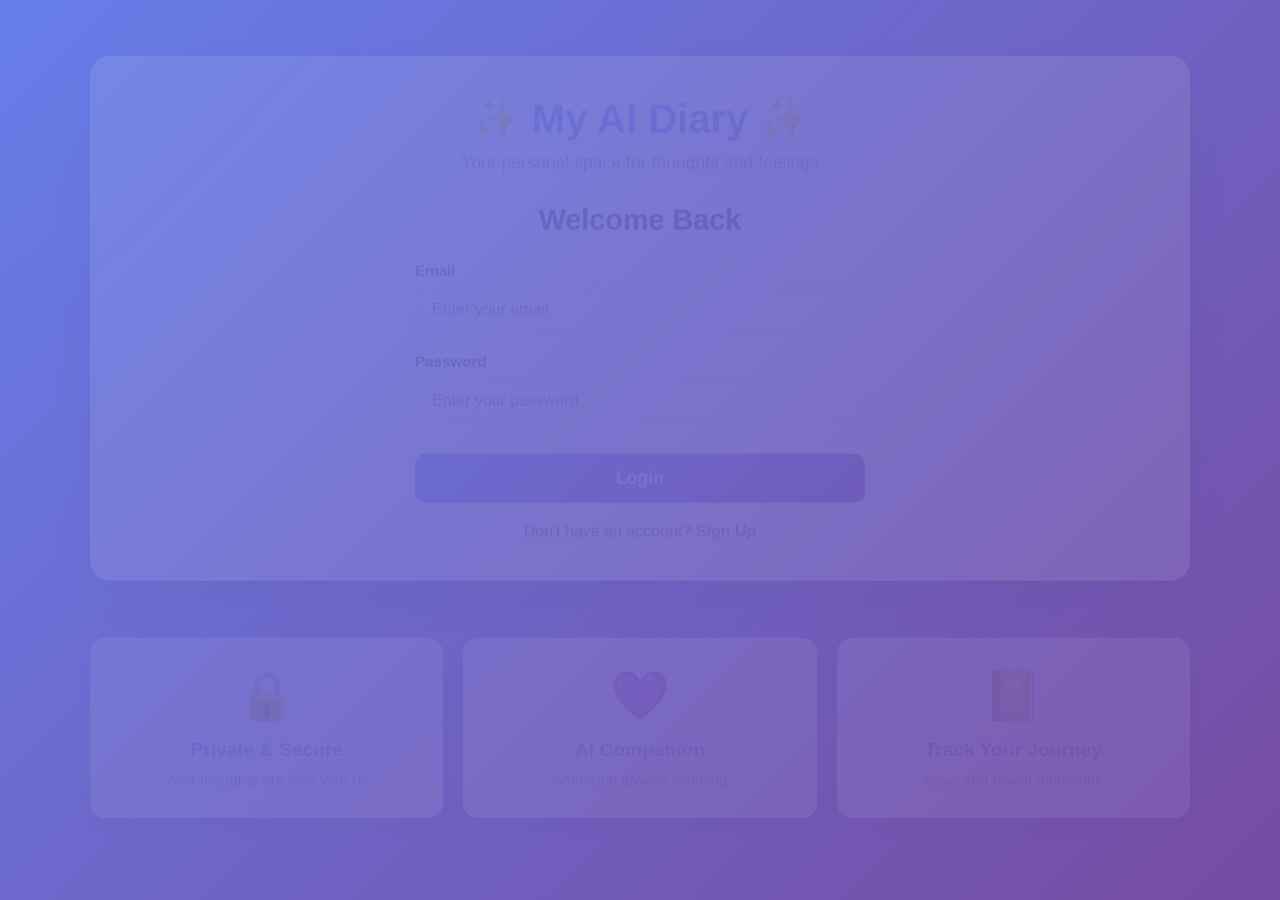
<file: index.html>
<!DOCTYPE html>
<html lang="en">
<head>
    <meta charset="UTF-8">
    <meta name="viewport" content="width=device-width, initial-scale=1.0">
    <title>My AI Diary</title>
    <link rel="stylesheet" href="style.css">
</head>
<body>
    <div class="container">
        <header>
            <h1>✨ My Diary ✨</h1>
            <p>Your safe space to express yourself. Someone is always listening.</p>
            <div class="user-info">
                <span id="userName">Welcome!</span>
                <button class="logout-btn" onclick="handleLogout()">Logout</button>
            </div>
        </header>

        <div class="main-content">
            <div class="card write-section">
                <h2>Write Your Heart Out</h2>
                
                <div class="mood-selector">
                    <label>How are you feeling?</label>
                    <div class="mood-options">
                        <button class="mood-btn" data-mood="😊 Happy">😊 Happy</button>
                        <button class="mood-btn" data-mood="😔 Sad">😔 Sad</button>
                        <button class="mood-btn" data-mood="😰 Anxious">😰 Anxious</button>
                        <button class="mood-btn" data-mood="😌 Calm">😌 Calm</button>
                        <button class="mood-btn" data-mood="😤 Angry">😤 Angry</button>
                        <button class="mood-btn" data-mood="🤔 Thoughtful">🤔 Thoughtful</button>
                    </div>
                </div>

                <textarea id="diaryText" placeholder="Dear Diary...&#10;&#10;What's on your mind today?"></textarea>
                
                <button class="btn" onclick="saveEntry()">Save Entry</button>

                <div class="ai-response" id="aiResponse">
                    <h3>💜 AI Companion</h3>
                    <p id="aiMessage"></p>
                </div>
            </div>

            <div class="card entries-section">
                <h2>Your Journey</h2>
                <div class="entries-list" id="entriesList">
                    <div class="empty-state">
                        <span>📔</span>
                        <p>No entries yet. Start writing!</p>
                    </div>
                </div>
            </div>
        </div>
    </div>

    <script src="script.js"></script>
</body>
</html>
</file>
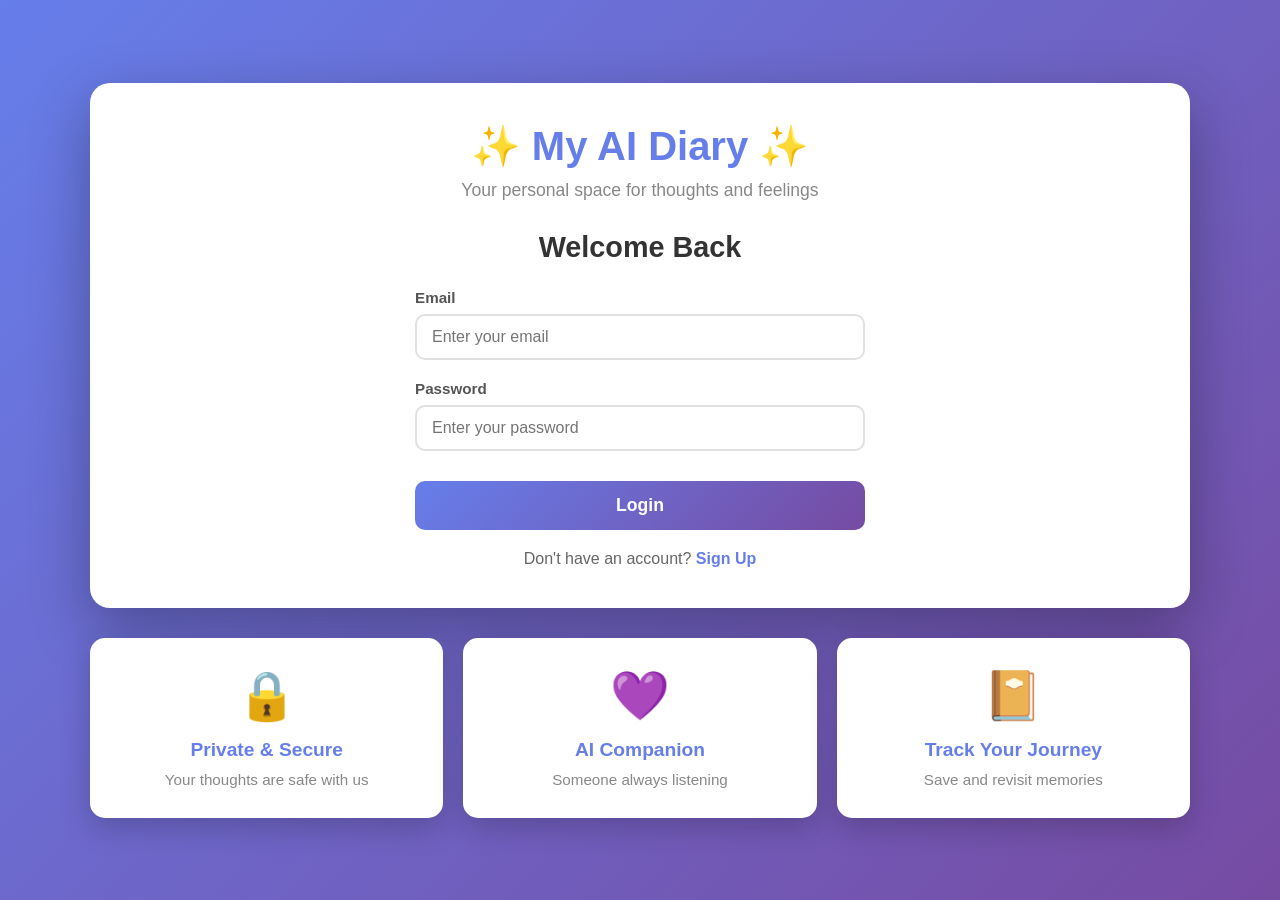
<file: login.html>
<!DOCTYPE html>
<html lang="en">
<head>
    <meta charset="UTF-8">
    <meta name="viewport" content="width=device-width, initial-scale=1.0">
    <title>My AI Diary - Login</title>
    <link rel="stylesheet" href="login-style.css">
</head>
<body>
    <div class="container">
        <div class="form-container">
            <div class="form-header">
                <h1>✨ My AI Diary ✨</h1>
                <p>Your personal space for thoughts and feelings</p>
            </div>

            <!-- Login Form -->
            <div class="form-box" id="loginForm">
                <h2>Welcome Back</h2>
                <form onsubmit="handleLogin(event)">
                    <div class="input-group">
                        <label for="loginEmail">Email</label>
                        <input type="email" id="loginEmail" placeholder="Enter your email" required>
                    </div>
                    <div class="input-group">
                        <label for="loginPassword">Password</label>
                        <input type="password" id="loginPassword" placeholder="Enter your password" required>
                    </div>
                    <button type="submit" class="btn">Login</button>
                </form>
                <p class="switch-form">
                    Don't have an account? 
                    <a href="#" onclick="showSignup()">Sign Up</a>
                </p>
            </div>

            <!-- Signup Form -->
            <div class="form-box hidden" id="signupForm">
                <h2>Create Account</h2>
                <form onsubmit="handleSignup(event)">
                    <div class="input-group">
                        <label for="signupName">Full Name</label>
                        <input type="text" id="signupName" placeholder="Enter your name" required>
                    </div>
                    <div class="input-group">
                        <label for="signupEmail">Email</label>
                        <input type="email" id="signupEmail" placeholder="Enter your email" required>
                    </div>
                    <div class="input-group">
                        <label for="signupPassword">Password</label>
                        <input type="password" id="signupPassword" placeholder="Create a password" required minlength="6">
                    </div>
                    <div class="input-group">
                        <label for="signupConfirmPassword">Confirm Password</label>
                        <input type="password" id="signupConfirmPassword" placeholder="Confirm your password" required minlength="6">
                    </div>
                    <button type="submit" class="btn">Sign Up</button>
                </form>
                <p class="switch-form">
                    Already have an account? 
                    <a href="#" onclick="showLogin()">Login</a>
                </p>
            </div>
        </div>

        <div class="features">
            <div class="feature-item">
                <span class="feature-icon">🔒</span>
                <h3>Private & Secure</h3>
                <p>Your thoughts are safe with us</p>
            </div>
            <div class="feature-item">
                <span class="feature-icon">💜</span>
                <h3>AI Companion</h3>
                <p>Someone always listening</p>
            </div>
            <div class="feature-item">
                <span class="feature-icon">📔</span>
                <h3>Track Your Journey</h3>
                <p>Save and revisit memories</p>
            </div>
        </div>
    </div>

    <script src="login-script.js"></script>
</body>
</html>
</file>
<file: style.css>
* {
    margin: 0;
    padding: 0;
    box-sizing: border-box;
}

body {
    font-family: 'Segoe UI', Tahoma, Geneva, Verdana, sans-serif;
    background: linear-gradient(135deg, #667eea 0%, #764ba2 100%);
    min-height: 100vh;
    padding: 20px;
}

.container {
    max-width: 900px;
    margin: 0 auto;
}

header {
    text-align: center;
    color: white;
    margin-bottom: 30px;
    animation: fadeIn 1s ease-in;
}

header h1 {
    font-size: 2.5em;
    margin-bottom: 10px;
    text-shadow: 2px 2px 4px rgba(0,0,0,0.2);
}

header p {
    font-size: 1.1em;
    opacity: 0.9;
}

.user-info {
    margin-top: 15px;
    display: flex;
    align-items: center;
    justify-content: center;
    gap: 15px;
}

.user-info span {
    font-size: 1em;
    font-weight: 500;
}

.logout-btn {
    background: rgba(255, 255, 255, 0.2);
    color: white;
    border: 2px solid white;
    padding: 8px 20px;
    border-radius: 20px;
    cursor: pointer;
    font-size: 0.9em;
    transition: all 0.3s;
}

.logout-btn:hover {
    background: white;
    color: #667eea;
}

.main-content {
    display: grid;
    grid-template-columns: 1fr 1fr;
    gap: 20px;
    margin-bottom: 30px;
}

.card {
    background: white;
    border-radius: 20px;
    padding: 30px;
    box-shadow: 0 10px 30px rgba(0,0,0,0.2);
    animation: slideUp 0.6s ease-out;
}

.write-section h2 {
    color: #667eea;
    margin-bottom: 20px;
    font-size: 1.5em;
}

.mood-selector {
    margin-bottom: 20px;
}

.mood-selector label {
    display: block;
    margin-bottom: 10px;
    color: #555;
    font-weight: 600;
}

.mood-options {
    display: flex;
    gap: 10px;
    flex-wrap: wrap;
}

.mood-btn {
    padding: 8px 16px;
    border: 2px solid #ddd;
    background: white;
    border-radius: 20px;
    cursor: pointer;
    transition: all 0.3s;
    font-size: 1em;
}

.mood-btn:hover {
    transform: translateY(-2px);
    box-shadow: 0 4px 8px rgba(0,0,0,0.1);
}

.mood-btn.active {
    background: #667eea;
    color: white;
    border-color: #667eea;
}

textarea {
    width: 100%;
    min-height: 200px;
    padding: 15px;
    border: 2px solid #e0e0e0;
    border-radius: 15px;
    font-size: 1em;
    font-family: inherit;
    resize: vertical;
    transition: border-color 0.3s;
}

textarea:focus {
    outline: none;
    border-color: #667eea;
}

.btn {
    background: linear-gradient(135deg, #667eea 0%, #764ba2 100%);
    color: white;
    border: none;
    padding: 12px 30px;
    border-radius: 25px;
    font-size: 1em;
    cursor: pointer;
    margin-top: 15px;
    transition: transform 0.3s, box-shadow 0.3s;
    width: 100%;
}

.btn:hover {
    transform: translateY(-2px);
    box-shadow: 0 6px 20px rgba(102, 126, 234, 0.4);
}

.ai-response {
    background: #f8f9ff;
    border-left: 4px solid #667eea;
    padding: 20px;
    border-radius: 10px;
    margin-top: 20px;
    display: none;
    animation: fadeIn 0.5s ease-in;
}

.ai-response.show {
    display: block;
}

.ai-response h3 {
    color: #667eea;
    margin-bottom: 10px;
    font-size: 1.1em;
}

.ai-response p {
    color: #555;
    line-height: 1.6;
}

.entries-section h2 {
    color: #667eea;
    margin-bottom: 20px;
    font-size: 1.5em;
}

.entries-list {
    max-height: 500px;
    overflow-y: auto;
}

.entry-item {
    background: #f8f9ff;
    padding: 15px;
    border-radius: 10px;
    margin-bottom: 15px;
    border-left: 4px solid #764ba2;
    animation: fadeIn 0.4s ease-in;
}

.entry-header {
    display: flex;
    justify-content: space-between;
    align-items: center;
    margin-bottom: 10px;
}

.entry-date {
    color: #888;
    font-size: 0.9em;
}

.entry-mood {
    padding: 4px 12px;
    border-radius: 15px;
    font-size: 0.85em;
    background: #667eea;
    color: white;
}

.entry-text {
    color: #555;
    line-height: 1.6;
    margin-bottom: 10px;
}

.delete-btn {
    background: #ff6b6b;
    color: white;
    border: none;
    padding: 6px 15px;
    border-radius: 15px;
    cursor: pointer;
    font-size: 0.85em;
    transition: background 0.3s;
}

.delete-btn:hover {
    background: #ff5252;
}

.empty-state {
    text-align: center;
    color: #999;
    padding: 40px;
}

.empty-state span {
    font-size: 3em;
    display: block;
    margin-bottom: 10px;
}

@keyframes fadeIn {
    from { opacity: 0; }
    to { opacity: 1; }
}

@keyframes slideUp {
    from { 
        opacity: 0;
        transform: translateY(30px);
    }
    to { 
        opacity: 1;
        transform: translateY(0);
    }
}

@media (max-width: 768px) {
    .main-content {
        grid-template-columns: 1fr;
    }
    
    header h1 {
        font-size: 2em;
    }
    
    .user-info {
        flex-direction: column;
        gap: 10px;
    }
}
</file>
<file: login-style.css>
* {
    margin: 0;
    padding: 0;
    box-sizing: border-box;
}

body {
    font-family: 'Segoe UI', Tahoma, Geneva, Verdana, sans-serif;
    background: linear-gradient(135deg, #667eea 0%, #764ba2 100%);
    min-height: 100vh;
    display: flex;
    align-items: center;
    justify-content: center;
    padding: 20px;
}

.container {
    max-width: 1100px;
    width: 100%;
}

.form-container {
    background: white;
    border-radius: 20px;
    padding: 40px;
    box-shadow: 0 20px 60px rgba(0,0,0,0.3);
    margin-bottom: 30px;
    animation: slideDown 0.6s ease-out;
}

.form-header {
    text-align: center;
    margin-bottom: 30px;
}

.form-header h1 {
    color: #667eea;
    font-size: 2.5em;
    margin-bottom: 10px;
}

.form-header p {
    color: #888;
    font-size: 1.1em;
}

.form-box {
    max-width: 450px;
    margin: 0 auto;
}

.form-box.hidden {
    display: none;
}

.form-box h2 {
    color: #333;
    margin-bottom: 25px;
    font-size: 1.8em;
    text-align: center;
}

.input-group {
    margin-bottom: 20px;
}

.input-group label {
    display: block;
    color: #555;
    font-weight: 600;
    margin-bottom: 8px;
    font-size: 0.95em;
}

.input-group input {
    width: 100%;
    padding: 12px 15px;
    border: 2px solid #e0e0e0;
    border-radius: 10px;
    font-size: 1em;
    transition: border-color 0.3s;
    font-family: inherit;
}

.input-group input:focus {
    outline: none;
    border-color: #667eea;
}

.btn {
    width: 100%;
    background: linear-gradient(135deg, #667eea 0%, #764ba2 100%);
    color: white;
    border: none;
    padding: 14px;
    border-radius: 10px;
    font-size: 1.1em;
    font-weight: 600;
    cursor: pointer;
    margin-top: 10px;
    transition: transform 0.3s, box-shadow 0.3s;
}

.btn:hover {
    transform: translateY(-2px);
    box-shadow: 0 8px 20px rgba(102, 126, 234, 0.4);
}

.switch-form {
    text-align: center;
    margin-top: 20px;
    color: #666;
}

.switch-form a {
    color: #667eea;
    text-decoration: none;
    font-weight: 600;
    transition: color 0.3s;
}

.switch-form a:hover {
    color: #764ba2;
}

.features {
    display: grid;
    grid-template-columns: repeat(3, 1fr);
    gap: 20px;
    margin-top: 30px;
}

.feature-item {
    background: white;
    padding: 30px 20px;
    border-radius: 15px;
    text-align: center;
    box-shadow: 0 10px 30px rgba(0,0,0,0.2);
    transition: transform 0.3s;
    animation: fadeIn 0.8s ease-out;
}

.feature-item:hover {
    transform: translateY(-5px);
}

.feature-icon {
    font-size: 3em;
    display: block;
    margin-bottom: 15px;
}

.feature-item h3 {
    color: #667eea;
    margin-bottom: 10px;
    font-size: 1.2em;
}

.feature-item p {
    color: #888;
    font-size: 0.95em;
}

@keyframes slideDown {
    from {
        opacity: 0;
        transform: translateY(-30px);
    }
    to {
        opacity: 1;
        transform: translateY(0);
    }
}

@keyframes fadeIn {
    from {
        opacity: 0;
    }
    to {
        opacity: 1;
    }
}

@media (max-width: 768px) {
    .form-container {
        padding: 30px 20px;
    }

    .form-header h1 {
        font-size: 2em;
    }

    .features {
        grid-template-columns: 1fr;
    }
}

/* Error/Success Messages */
.message {
    padding: 12px;
    border-radius: 8px;
    margin-bottom: 20px;
    text-align: center;
    font-weight: 500;
    animation: fadeIn 0.3s ease-in;
}

.message.error {
    background: #ffe0e0;
    color: #d32f2f;
    border: 1px solid #ffcdd2;
}

.message.success {
    background: #e0f7e0;
    color: #2e7d32;
    border: 1px solid #c8e6c9;
}
</file>
